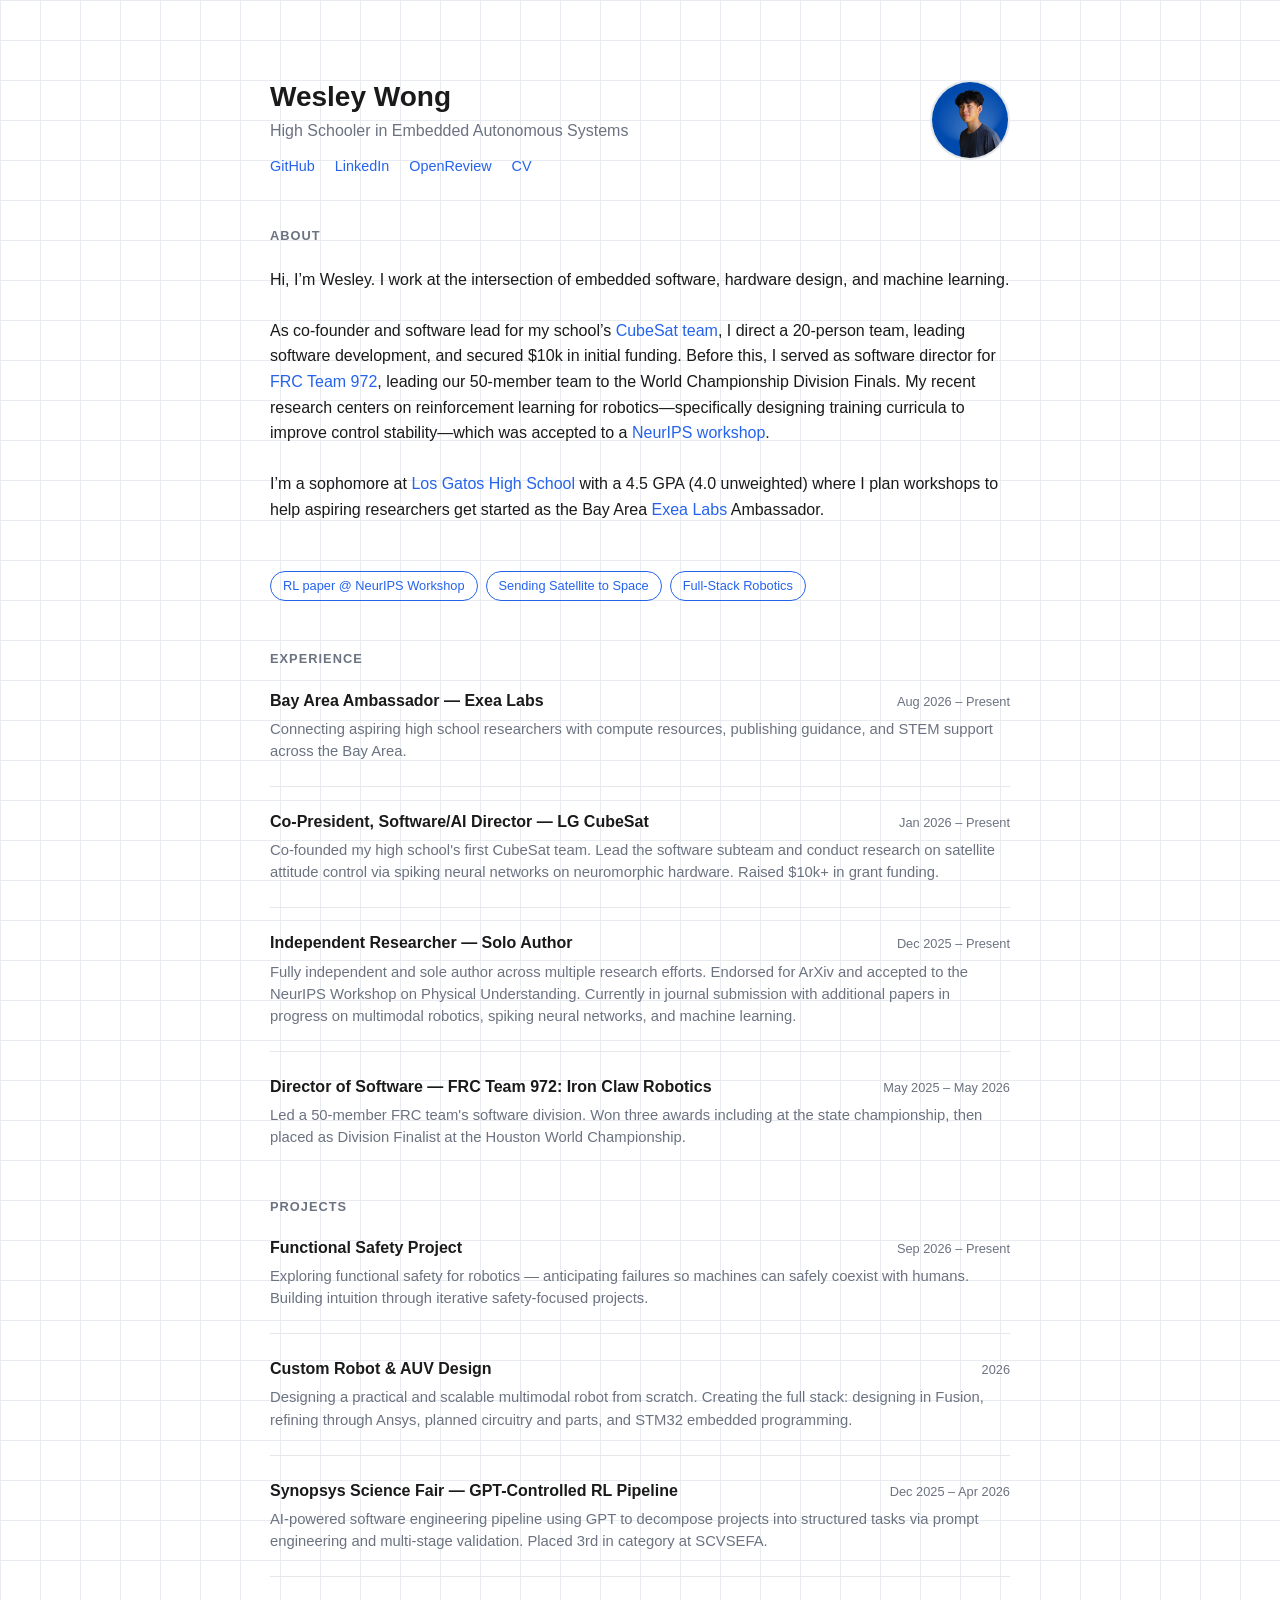
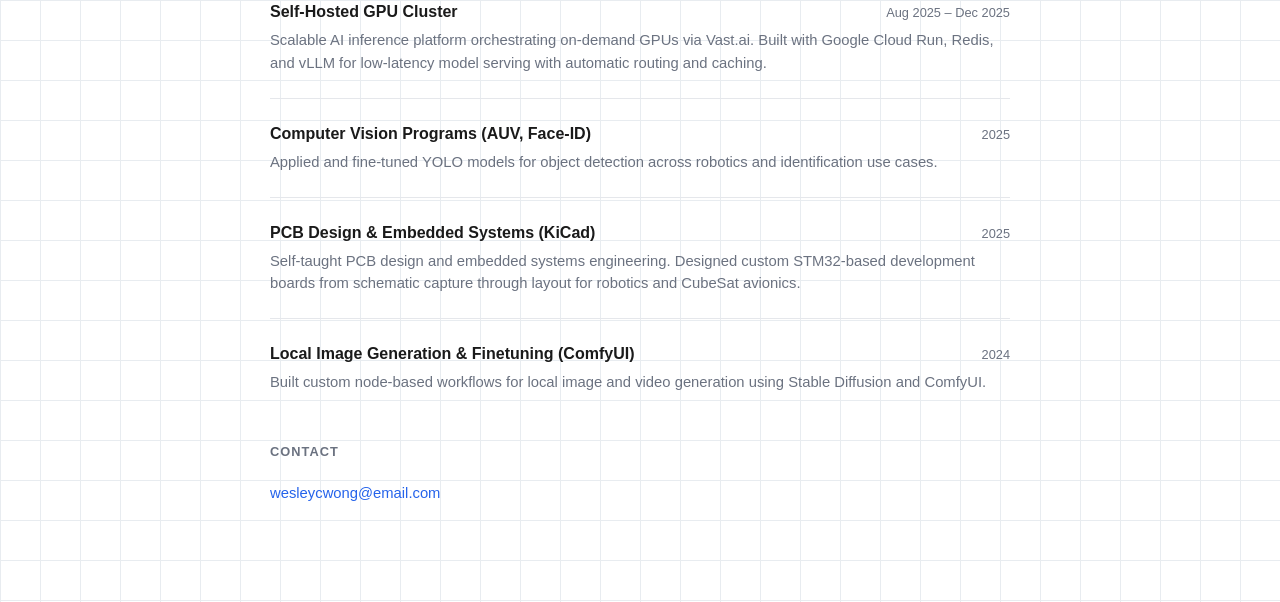
<file: index.html>
<!DOCTYPE html>
<html lang="en">
<head>
  <meta charset="UTF-8">
  <meta name="viewport" content="width=device-width, initial-scale=1.0">
  <title>Wesley Wong</title>
  <meta name="description" content="Wesley Wong — embedded systems, machine learning, and robotics. Sophomore researcher with work accepted at NeurIPS, co-founder of LG CubeSat, and former FRC software director.">
  <meta name="author" content="Wesley Wong">
  <meta property="og:title" content="Wesley Wong">
  <meta property="og:description" content="Embedded systems, machine learning, and robotics researcher. NeurIPS workshop, CubeSat co-founder, FRC World Championship finalist.">
  <meta property="og:type" content="website">
  <meta property="og:url" content="https://wesleycwong.com">
  <meta property="og:image" content="https://wesleycwong.com/content/pfp.JPG">
  <meta name="twitter:card" content="summary">
  <meta name="twitter:title" content="Wesley Wong">
  <meta name="twitter:description" content="Embedded systems, machine learning, and robotics researcher.">
  <meta name="twitter:image" content="https://wesleycwong.com/content/pfp.JPG">
  <link rel="icon" type="image/svg+xml" href="favicon.svg">
  <link rel="canonical" href="https://wesleycwong.com">
  <link rel="stylesheet" href="css/style.css">
</head>
<body>
  <div class="page">

    <header class="section" id="intro">
      <div class="intro-row">
        <div class="intro-text">
          <h1 id="site-name"></h1>
          <p class="tagline" id="site-tagline"></p>
          <nav class="social-links" id="social-links"></nav>
        </div>
        <img src="" alt="" class="intro-photo" id="site-photo">
      </div>
    </header>

    <section class="section" id="about">
      <h2>About</h2>
      <p id="about-text"></p>
    </section>

    <ul class="highlights" id="highlights"></ul>

    <section class="section" id="experience">
      <h2>Experience</h2>
      <ul class="entry-list" id="experience-list"></ul>
    </section>

    <section class="section" id="projects">
      <h2>Projects</h2>
      <ul class="entry-list" id="projects-list"></ul>
    </section>

    <footer class="section" id="contact">
      <h2>Contact</h2>
      <p id="contact-info"></p>
    </footer>

  </div>
  <script src="js/site-data.js"></script>
  <script src="js/gallery-data.js"></script>
  <script src="js/main.js"></script>
</body>
</html>
</file>
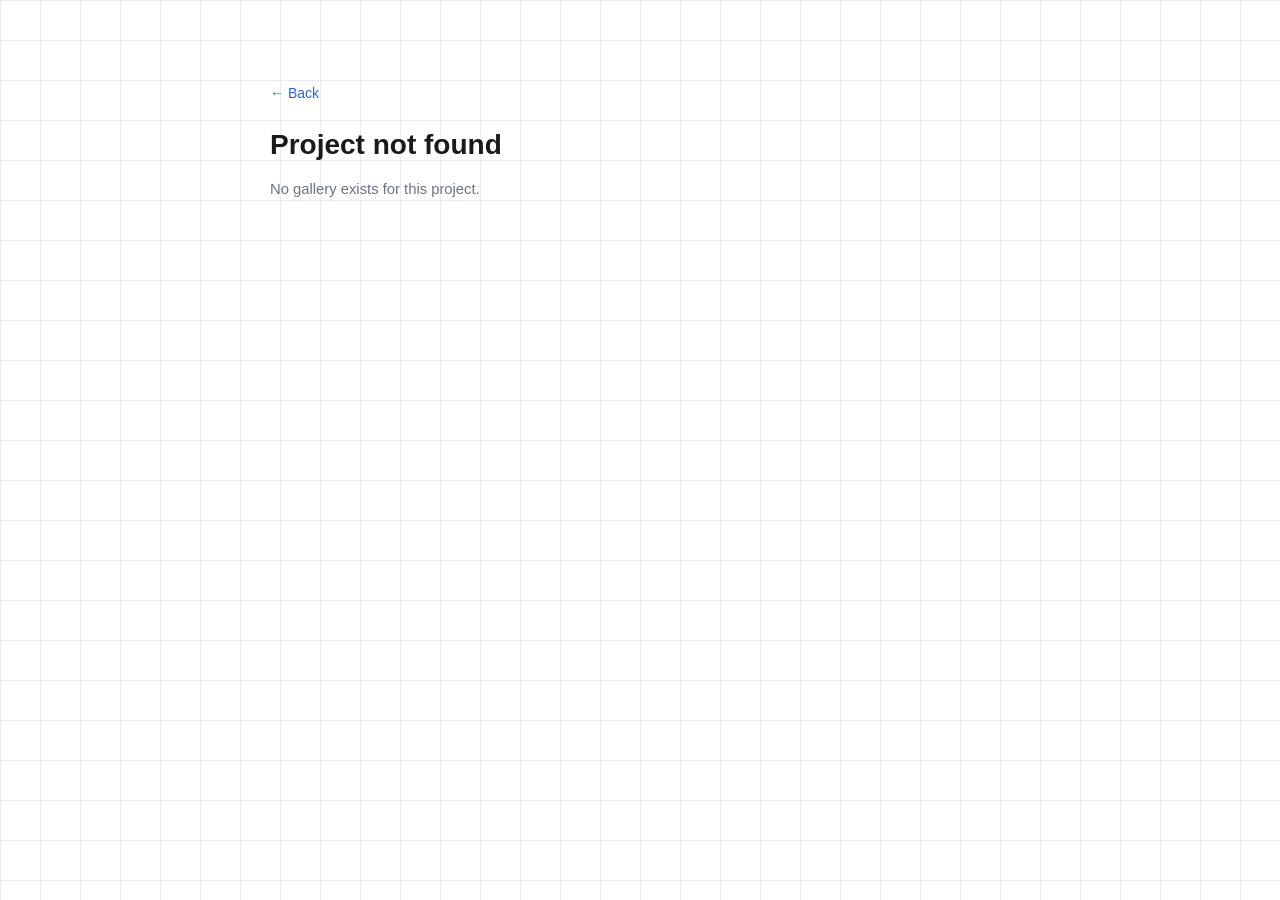
<file: gallery.html>
<!DOCTYPE html>
<html lang="en">
<head>
  <meta charset="UTF-8">
  <meta name="viewport" content="width=device-width, initial-scale=1.0">
  <title>Gallery — Wesley Wong</title>
  <meta name="author" content="Wesley Wong">
  <meta name="robots" content="index, follow">
  <link rel="icon" type="image/svg+xml" href="favicon.svg">
  <link rel="stylesheet" href="css/style.css">
</head>
<body>
  <div class="page">
    <a href="index.html" class="back-link">&larr; Back</a>
    <h1 id="gallery-title">Gallery</h1>
    <div id="gallery-grid" class="gallery-grid"></div>
  </div>
  <script src="js/gallery-data.js"></script>
  <script src="js/gallery.js"></script>
</body>
</html>
</file>
<file: css/style.css>
:root {
  --color-bg: #ffffff;
  --color-text: #1a1a1a;
  --color-text-secondary: #6b7280;
  --color-accent: #2563EB;
  --color-accent-hover: #1d4ed8;
  --color-border: #e5e7eb;
  --color-grid: #e8ecf0;
  --max-width: 820px;
  --font-stack: -apple-system, BlinkMacSystemFont, "Segoe UI", Roboto,
    "Helvetica Neue", Arial, sans-serif;
}

*,
*::before,
*::after {
  margin: 0;
  padding: 0;
  box-sizing: border-box;
}

body {
  font-family: var(--font-stack);
  font-size: 16px;
  line-height: 1.6;
  color: var(--color-text);
  background-color: var(--color-bg);
  background-image:
    linear-gradient(var(--color-grid) 1px, transparent 1px),
    linear-gradient(90deg, var(--color-grid) 1px, transparent 1px);
  background-size: 40px 40px;
  -webkit-font-smoothing: antialiased;
}

/* Intro photo */

.intro-row {
  display: flex;
  justify-content: space-between;
  align-items: flex-start;
  gap: 1.5rem;
}

.intro-text {
  flex: 1;
}

.intro-photo {
  width: 80px;
  height: 80px;
  border-radius: 50%;
  object-fit: cover;
  border: 2px solid var(--color-border);
  flex-shrink: 0;
}

.page {
  max-width: var(--max-width);
  margin: 0 auto;
  padding: 5rem 2.5rem 3rem;
}

.section {
  margin-bottom: 3rem;
}

h1 {
  font-size: 1.75rem;
  font-weight: 700;
  line-height: 1.2;
  margin-bottom: 0.25rem;
}

h2 {
  font-size: 0.8rem;
  font-weight: 600;
  text-transform: uppercase;
  letter-spacing: 0.08em;
  color: var(--color-text-secondary);
  margin-bottom: 1.25rem;
}

h3 {
  font-size: 1rem;
  font-weight: 600;
  line-height: 1.4;
}

p {
  color: var(--color-text);
}

.tagline {
  color: var(--color-text-secondary);
  font-size: 1rem;
  margin-bottom: 0.25rem;
}

.social-links {
  display: flex;
  gap: 1.25rem;
  margin-top: 0.75rem;
  font-size: 0.9rem;
}

.highlights {
  list-style: none;
  display: flex;
  flex-wrap: wrap;
  gap: 0.5rem;
  margin-bottom: 3rem;
}

.highlights li {
  font-size: 0.8rem;
  color: var(--color-accent);
  border: 1px solid var(--color-accent);
  border-radius: 100px;
  padding: 0.25rem 0.75rem;
  white-space: nowrap;
}

a {
  color: var(--color-accent);
  text-decoration: none;
  transition: color 0.15s ease;
}

a:hover {
  color: var(--color-accent-hover);
  text-decoration: underline;
}

.entry-list {
  list-style: none;
}

.entry {
  margin-bottom: 1.5rem;
  padding-bottom: 1.5rem;
  border-bottom: 1px solid var(--color-border);
}

.entry:last-child {
  border-bottom: none;
  margin-bottom: 0;
  padding-bottom: 0;
}

.entry-header {
  display: flex;
  justify-content: space-between;
  align-items: baseline;
  gap: 1rem;
  margin-bottom: 0.35rem;
}

.entry-header h3 a {
  color: var(--color-text);
}

.entry-header h3 a:hover {
  color: var(--color-accent);
}

.entry-date {
  font-size: 0.8rem;
  color: var(--color-text-secondary);
  white-space: nowrap;
  flex-shrink: 0;
}

.entry p {
  font-size: 0.925rem;
  color: var(--color-text-secondary);
  line-height: 1.5;
}

.gallery-link {
  font-size: 0.85rem;
  display: inline-block;
  margin-top: 0.4rem;
}

footer.section p {
  color: var(--color-text-secondary);
  font-size: 0.925rem;
}

footer.section a {
  color: var(--color-accent);
}

/* Post article page */

.post-article h1 {
  margin-bottom: 0.25rem;
}

.post-date {
  display: block;
  font-size: 0.85rem;
  color: var(--color-text-secondary);
  margin-bottom: 2rem;
}

.post-body h2 {
  font-size: 1.2rem;
  font-weight: 600;
  text-transform: none;
  letter-spacing: normal;
  color: var(--color-text);
  margin-top: 2rem;
  margin-bottom: 0.75rem;
}

.post-body h3 {
  font-size: 1.05rem;
  font-weight: 600;
  margin-top: 1.5rem;
  margin-bottom: 0.5rem;
}

.post-body p {
  font-size: 0.95rem;
  line-height: 1.7;
  margin-bottom: 1rem;
  color: var(--color-text);
}

.post-body ul,
.post-body ol {
  margin-bottom: 1rem;
  padding-left: 1.5rem;
  font-size: 0.95rem;
  line-height: 1.7;
}

.post-body li {
  margin-bottom: 0.25rem;
}

.post-body blockquote {
  border-left: 3px solid var(--color-accent);
  padding-left: 1rem;
  margin: 1.25rem 0;
  color: var(--color-text-secondary);
  font-style: italic;
}

.post-body code {
  font-family: "SFMono-Regular", Consolas, "Liberation Mono", Menlo, monospace;
  font-size: 0.85em;
  background: #f3f4f6;
  padding: 0.15em 0.35em;
  border-radius: 3px;
}

.post-body pre {
  background: #f3f4f6;
  border: 1px solid var(--color-border);
  border-radius: 6px;
  padding: 1rem;
  overflow-x: auto;
  margin-bottom: 1rem;
}

.post-body pre code {
  background: none;
  padding: 0;
  font-size: 0.85rem;
  line-height: 1.5;
}

.post-body img {
  max-width: 100%;
  height: auto;
  border-radius: 4px;
  border: 1px solid var(--color-border);
  margin: 1rem 0;
  display: block;
}

.post-body video,
.post-body iframe {
  max-width: 100%;
  border-radius: 4px;
  margin: 1rem 0;
  display: block;
}

.post-body .katex-display {
  margin: 1.25rem 0;
  overflow-x: auto;
}

.post-body a {
  color: var(--color-accent);
  text-decoration: underline;
  text-underline-offset: 2px;
}

.post-body a:hover {
  color: var(--color-accent-hover);
}

.post-body hr {
  border: none;
  border-top: 1px solid var(--color-border);
  margin: 2rem 0;
}

/* Gallery page */

.back-link {
  display: inline-block;
  margin-bottom: 1.5rem;
  font-size: 0.875rem;
}

.gallery-grid {
  display: grid;
  grid-template-columns: repeat(auto-fill, minmax(280px, 1fr));
  gap: 0.75rem;
  margin-top: 1rem;
}

.gallery-grid img {
  width: 100%;
  height: auto;
  display: block;
  border-radius: 4px;
  border: 1px solid var(--color-border);
}

.gallery-empty {
  color: var(--color-text-secondary);
  font-size: 0.925rem;
}

@media (max-width: 680px) {
  .page {
    padding: 3.5rem 1.25rem 2rem;
  }

  .entry-header {
    flex-direction: column;
    gap: 0.15rem;
  }
}

@media (max-width: 480px) {
  .page {
    padding: 2.5rem 1rem 2rem;
  }

  h1 {
    font-size: 1.4rem;
  }

  h2 {
    margin-bottom: 1rem;
  }

  .tagline {
    font-size: 0.9rem;
  }

  .intro-photo {
    width: 60px;
    height: 60px;
  }

  .intro-row {
    gap: 1rem;
  }

  .social-links {
    gap: 1rem;
    font-size: 0.85rem;
  }

  .section {
    margin-bottom: 2.25rem;
  }

  .highlights {
    margin-bottom: 2.25rem;
    gap: 0.4rem;
  }

  .highlights li {
    font-size: 0.75rem;
    padding: 0.2rem 0.6rem;
  }

  .entry {
    margin-bottom: 1.25rem;
    padding-bottom: 1.25rem;
  }

  .entry p {
    font-size: 0.875rem;
  }

  .gallery-link {
    font-size: 0.8rem;
  }

  .gallery-grid {
    grid-template-columns: 1fr;
    gap: 0.5rem;
  }

  .post-body h2 {
    font-size: 1.1rem;
  }

  .post-body p,
  .post-body ul,
  .post-body ol {
    font-size: 0.9rem;
  }

  .post-body pre {
    padding: 0.75rem;
    font-size: 0.8rem;
  }
}
</file>
